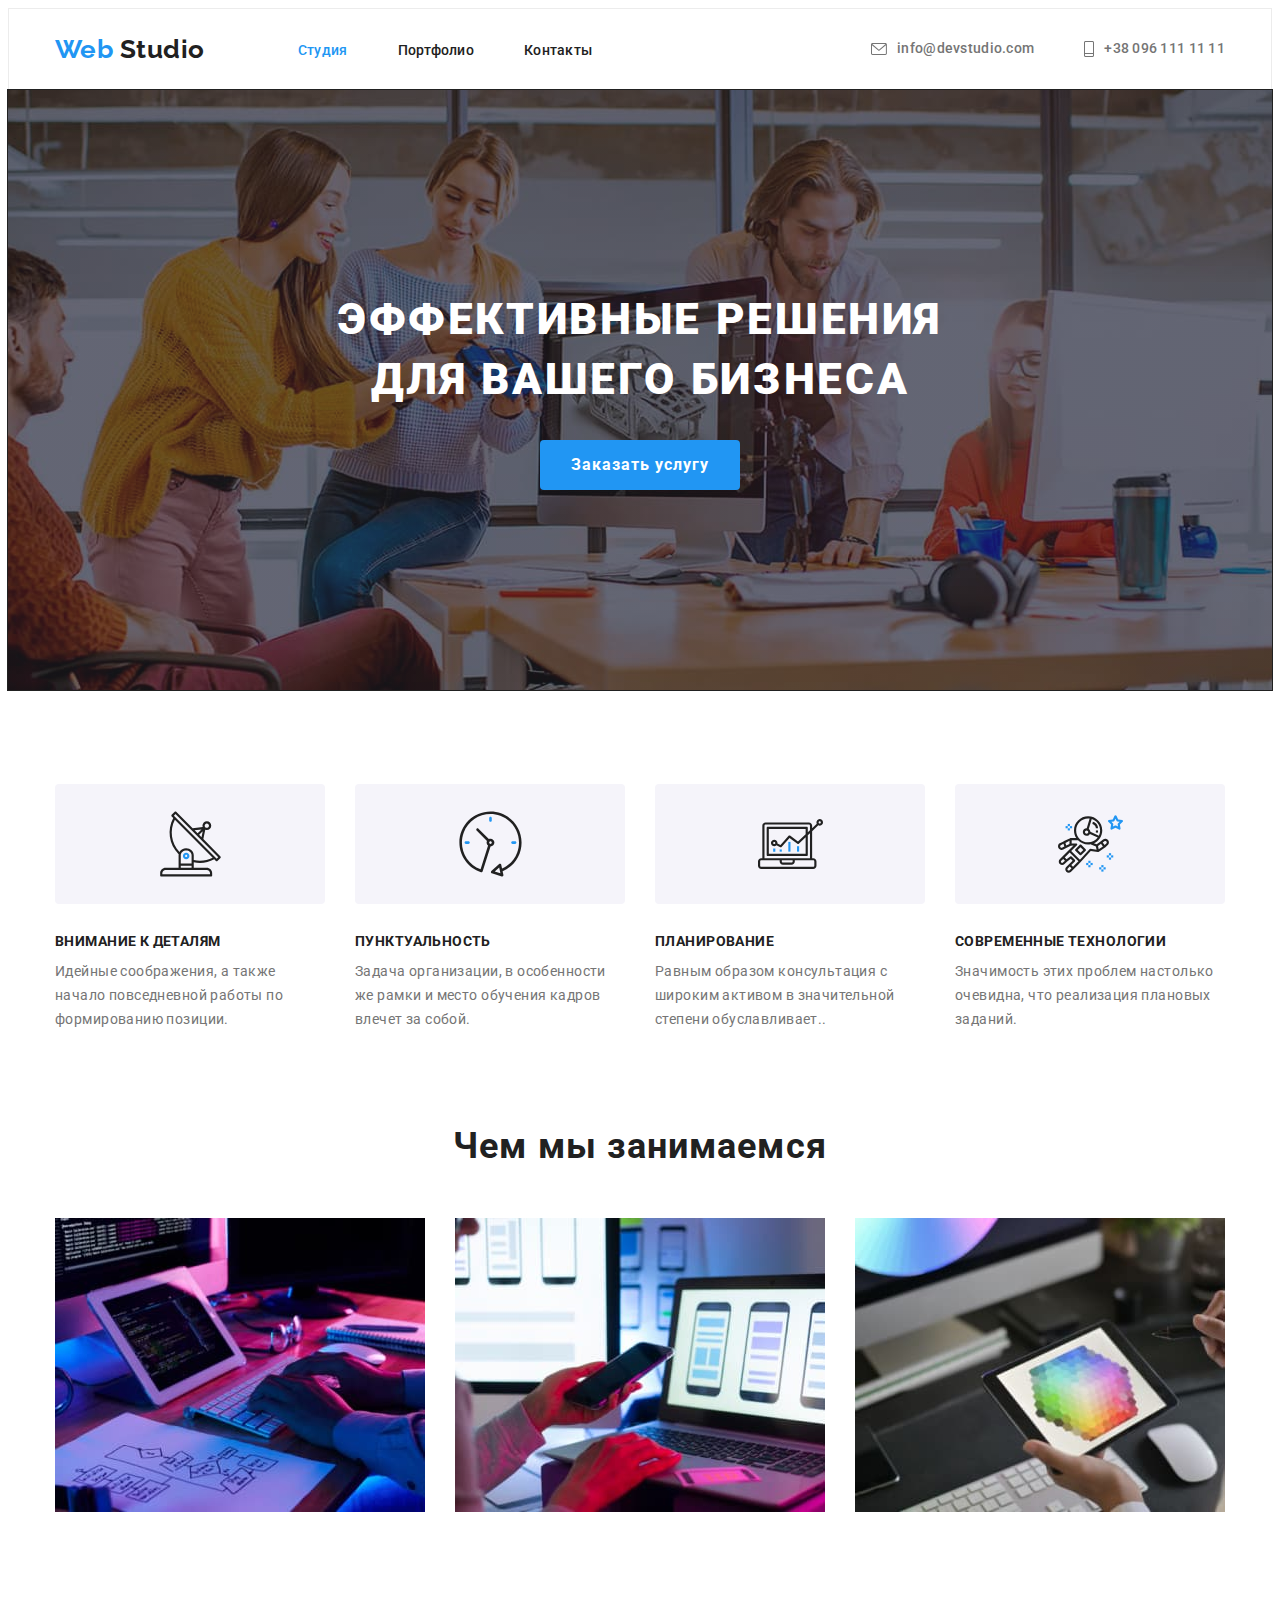
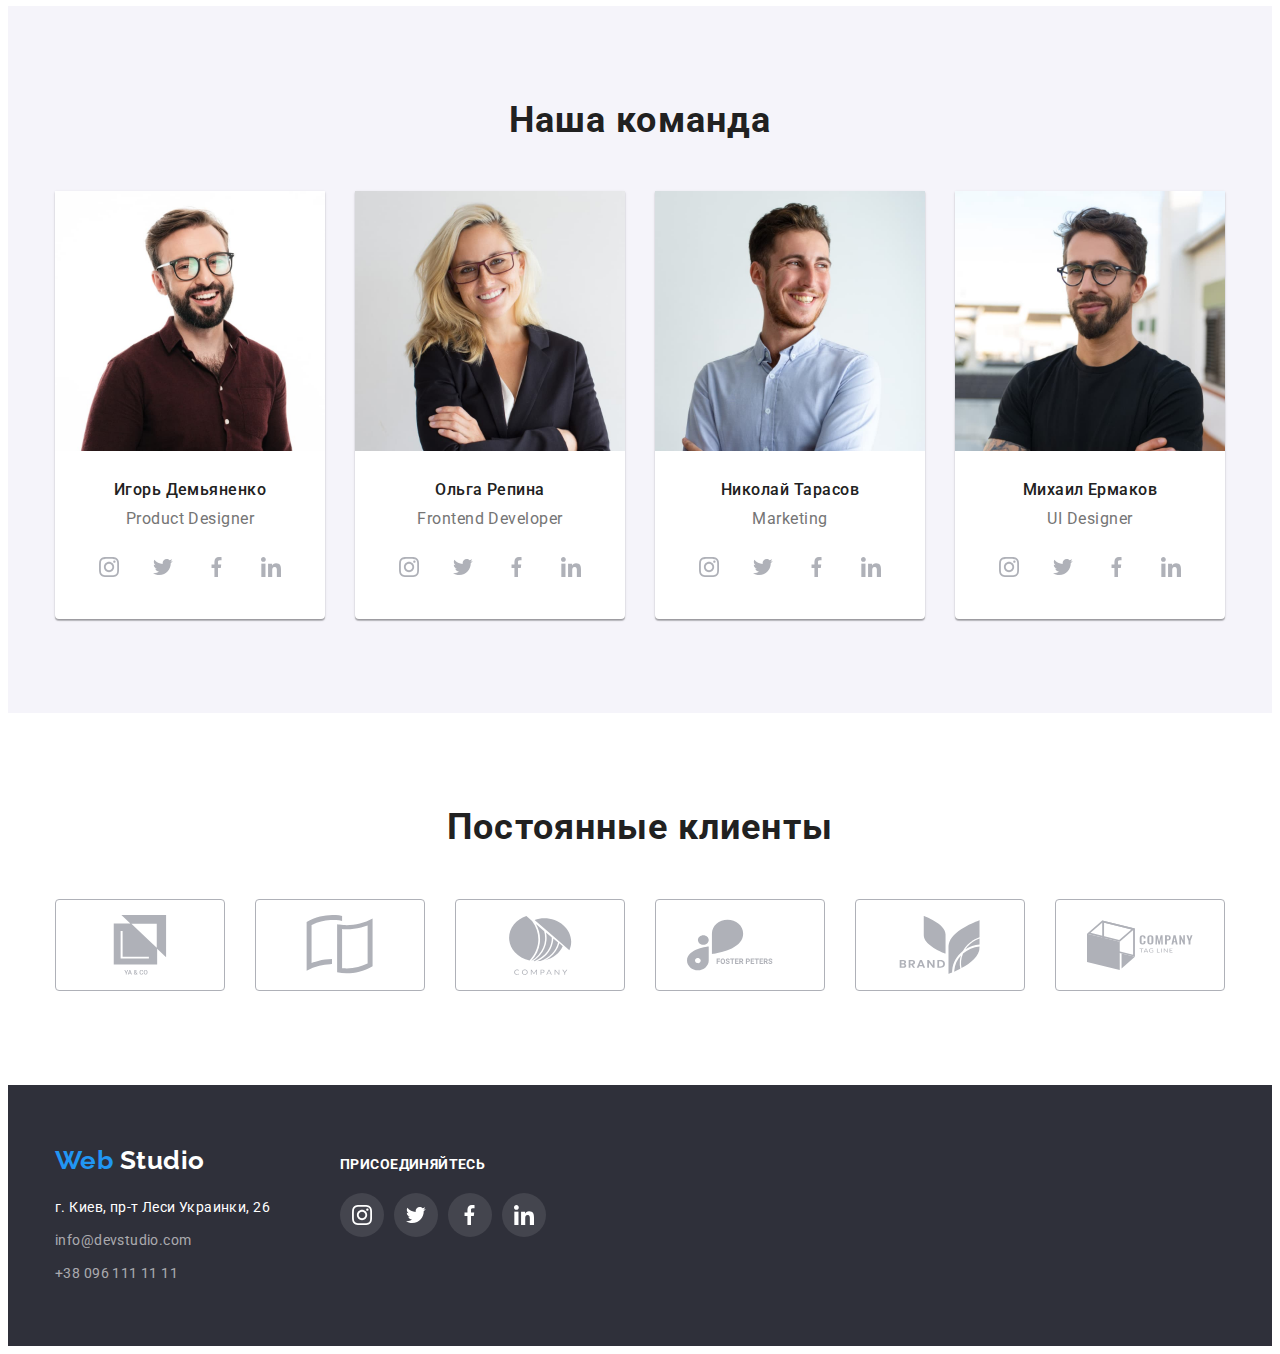
<file: index.html>
<!DOCTYPE html>
<html lang="ru">
	<head>
		<meta charset="UTF-8" />
		<meta http-equiv="X-UA-Compatible" content="IE=edge" />
		<meta name="viewport" content="width=device-width, initial-scale=1.0" />
		<title>Document</title>
		<link
			rel="stylesheet"
			href="https://cdnjs.cloudflare.com/ajax/libs/modern-normalize/1.1.0/modern-normalize.min.css"
			integrity="sha512-wpPYUAdjBVSE4KJnH1VR1HeZfpl1ub8YT/NKx4PuQ5NmX2tKuGu6U/JRp5y+Y8XG2tV+wKQpNHVUX03MfMFn9Q=="
			crossorigin="anonymous"
			referrerpolicy="no-referrer"
		/>
		<link rel="preconnect" href="https://fonts.googleapis.com" />
		<link rel="preconnect" href="https://fonts.gstatic.com" crossorigin />
		<link
			href="https://fonts.googleapis.com/css2?family=Raleway:wght@700&family=Roboto:wght@400;500;700;900&display=swap"
			rel="stylesheet"
		/>

		<link rel="stylesheet" href="./css/styles.css" />
	</head>
	<body>
		<!--Шапка-->
		<header class="header-box">
			<div class="container header-container">
				<nav class="nav-list">
					<a href="" class="logo-header link">
						Web
						<span class="logo-accent">Studio</span>
					</a>

					<ul class="text list">
						<li class="header-list">
							<a href="./index.html" class="link text-nav-one current">Cтудия</a>
						</li>
						<li class="header-list">
							<a href="./portfolio.html" class="link text-nav-one">Портфолио</a>
						</li>
						<li class="header-list">
							<a href="" class="link text-nav-one">Контакты</a>
						</li>
					</ul>
				</nav>

				<div class="contact-text">
					<ul class="text list">
						<li class="contact-list">
							<a href="mailto:info@devstudio.com" class="link text-mail">
								<svg class="icon-mail-one" width="16" height="12">
									<use href="./images/icons.svg#icon-mail"></use>
								</svg>
								info@devstudio.com
							</a>
						</li>
						<li class="contact-list">
							<a href="tel:+380961111111" class="link text-tel">
								<svg class="icon-tel-one" width="10" height="16">
									<use href="./images/icons.svg#icon-tel"></use>
								</svg>
								+38 096 111 11 11
							</a>
						</li>
					</ul>
				</div>
			</div>
		</header>

		<!--Основной заголовок-->
		<main>
			<section class="hero hero-img">
				<div class="container hero-container">
					<h1 class="hero-title">
						ЭФФЕКТИВНЫЕ PЕШЕНИЯ
						<br />
						ДЛЯ ВАШЕГО БИЗНЕСА
					</h1>
					<button type="submit" class="hero-btn">Заказать услугу</button>
				</div>
			</section>

			<!--Преимущества-->

			<section class="section-info">
				<div class="container container-info">
					<h2 class="visually-hidden">Future</h2>
					<ul class="list-info list">
						<li class="item">
							<div class="adventages-top">
								<svg class="" width="65" height="70">
									<use href="./images/icons.svg#icon-antenna"></use>
								</svg>
							</div>
							<h3 class="item-text">ВНИМАНИЕ К ДЕТАЛЯМ</h3>
							<p class="item-info">Идейные соображения, а также начало повседневной работы по формированию позиции.</p>
						</li>
						<li class="item">
							<div class="adventages-top">
								<svg class="" width="65" height="70"><use href="./images/icons.svg#icon-clock"></use></svg>
							</div>
							<h3 class="item-text">ПУНКТУАЛЬНОСТЬ</h3>
							<p class="item-info">
								Задача организации, в особенности же рамки и место обучения кадров влечет за собой.
							</p>
						</li>
						<li class="item">
							<div class="adventages-top">
								<svg class="" width="65" height="70"><use href="./images/icons.svg#icon-diagram"></use></svg>
							</div>
							<h3 class="item-text">ПЛАНИРОВАНИЕ</h3>
							<p class="item-info">
								Равным образом консультация с широким активом в значительной степени обуславливает..
							</p>
						</li>
						<li class="item">
							<div class="adventages-top">
								<svg class="" width="65" height="70"><use href="./images/icons.svg#icon-astronaut"></use></svg>
							</div>
							<h3 class="item-text">СОВРЕМЕННЫЕ ТЕХНОЛОГИИ</h3>
							<p class="item-info">Значимость этих проблем настолько очевидна, что реализация плановых заданий.</p>
						</li>
					</ul>
				</div>
			</section>

			<!--Виды услуг-->

			<section class="section-heading">
				<div class="container">
					<h2 class="title-hedding">Чем мы занимаемся</h2>
					<ul class="list section-list">
						<li class="img-list">
							<img class="img-item" src="./images/img1.jpg" alt="планшет с программой и клавиатура" width="370" />
						</li>
						<li class="img-list">
							<img class="img-item" src="./images/img2.jpg" alt="Ноутбук  и телефон в руке" width="370" />
						</li>
						<li class="img-list">
							<img class="img-item" src="./images/img3.jpg" alt="планшет в руке с написанной программой" width="370" />
						</li>
					</ul>
				</div>
			</section>

			<!--Наша команда-->
			<section class="section-team">
				<div class="container">
					<h2 class="title-team">Наша команда</h2>
					<ul class="team-item list">
						<li class="team-img">
							<img src="./images/img4.jpg" alt="Игорь Демьяненко" width="270" />
							<div class="item-text-box">
								<h3 class="team-caption">Игорь Демьяненко</h3>
								<p class="info-team" lang="en">Product Designer</p>
								<ul class="icon-list-section list">
									<li class="icon-list-team">
										<a href="" class="icon-list icon-list-icon">
											<svg class="team-svg" width="20" height="20">
												<use href="./images/icons.svg#icon-instagram"></use>
											</svg>
										</a>
									</li>
									<li class="icon-list-team">
										<a href="" class="icon-list">
											<svg class="team-svg" width="20" height="20">
												<use href="./images/icons.svg#icon-twitter"></use>
											</svg>
										</a>
									</li>
									<li class="icon-list-team">
										<a href="" class="icon-list">
											<svg class="team-svg" width="20" height="20">
												<use href="./images/icons.svg#icon-facebook"></use>
											</svg>
										</a>
									</li>
									<li class="icon-list-team">
										<a href="" class="icon-list">
											<svg class="team-svg" width="20" height="20">
												<use href="./images/icons.svg#icon-linkedin"></use>
											</svg>
										</a>
									</li>
								</ul>
							</div>
						</li>

						<li class="team-img">
							<img src="./images/img5.jpg" alt="Ольга Репина" width="270" />
							<div class="item-text-box">
								<h3 class="team-caption">Ольга Репина</h3>
								<p class="info-team" lang="en">Frontend Developer</p>
								<ul class="icon-list-section list">
									<li class="icon-list-team">
										<a href="" class="icon-list">
											<svg class="team-svg" width="20" height="20">
												<use href="./images/icons.svg#icon-instagram"></use>
											</svg>
										</a>
									</li>
									<li class="icon-list-team">
										<a href="" class="icon-list">
											<svg class="team-svg" width="20" height="20">
												<use href="./images/icons.svg#icon-twitter"></use>
											</svg>
										</a>
									</li>
									<li class="icon-list-team">
										<a href="" class="icon-list">
											<svg class="team-svg" width="20" height="20">
												<use href="./images/icons.svg#icon-facebook"></use>
											</svg>
										</a>
									</li>
									<li class="icon-list-team">
										<a href="" class="icon-list">
											<svg class="team-svg" width="20" height="20">
												<use href="./images/icons.svg#icon-linkedin"></use>
											</svg>
										</a>
									</li>
								</ul>
							</div>
						</li>

						<li class="team-img">
							<img src="./images/img6.jpg" alt="Николай Тарасов" width="270" />
							<div class="item-text-box">
								<h3 class="team-caption">Николай Тарасов</h3>
								<p class="info-team" lang="en">Marketing</p>
								<ul class="icon-list-section list">
									<li class="icon-list-team">
										<a href="" class="icon-list">
											<svg class="team-svg" width="20" height="20">
												<use href="./images/icons.svg#icon-instagram"></use>
											</svg>
										</a>
									</li>
									<li class="icon-list-team">
										<a href="" class="icon-list">
											<svg class="team-svg" width="20" height="20">
												<use href="./images/icons.svg#icon-twitter"></use>
											</svg>
										</a>
									</li>
									<li class="icon-list-team">
										<a href="" class="icon-list">
											<svg class="team-svg" width="20" height="20">
												<use href="./images/icons.svg#icon-facebook"></use>
											</svg>
										</a>
									</li>
									<li class="icon-list-team">
										<a href="" class="icon-list">
											<svg class="team-svg" width="20" height="20">
												<use href="./images/icons.svg#icon-linkedin"></use>
											</svg>
										</a>
									</li>
								</ul>
							</div>
						</li>

						<li class="team-img">
							<img src="./images/img7.jpg" alt="Михаил Ермаков" width="270" />
							<div class="item-text-box">
								<h3 class="team-caption">Михаил Ермаков</h3>
								<p class="info-team" lang="en">UI Designer</p>
								<ul class="icon-list-section list">
									<li class="icon-list-team">
										<a href="" class="icon-list">
											<svg class="team-svg" width="20" height="20">
												<use href="./images/icons.svg#icon-instagram"></use>
											</svg>
										</a>
									</li>
									<li class="icon-list-team">
										<a href="" class="icon-list">
											<svg class="team-svg" width="20" height="20">
												<use href="./images/icons.svg#icon-twitter"></use>
											</svg>
										</a>
									</li>
									<li class="icon-list-team">
										<a href="" class="icon-list">
											<svg class="team-svg" width="20" height="20">
												<use href="./images/icons.svg#icon-facebook"></use>
											</svg>
										</a>
									</li>
									<li class="icon-list-team">
										<a href="" class="icon-list">
											<svg class="team-svg" width="20" height="20">
												<use href="./images/icons.svg#icon-linkedin"></use>
											</svg>
										</a>
									</li>
								</ul>
							</div>
						</li>
					</ul>
				</div>
			</section>
		</main>

		<!--Наши клиенты-->
		<section class="section-clients">
			<div class="container container-clients">
				<h2 class="heading-clients">Постоянные клиенты</h2>

				<ul class="clients-list list">
					<li class="clients-list-text">
						<a href="" class="clients-icon">
							<svg class="svg-clients" width="106" height="60">
								<use href="./images/icons.svg#icon-yaco"></use>
							</svg>
						</a>
					</li>
					<li class="clients-list-text">
						<a href="" class="clients-icon">
							<svg class="svg-clients" width="106" height="60">
								<use href="./images/icons.svg#icon-tagline"></use>
							</svg>
						</a>
					</li>
					<li class="clients-list-text">
						<a href="" class="clients-icon">
							<svg class="svg-clients" width="106" height="60">
								<use href="./images/icons.svg#icon-company"></use>
							</svg>
						</a>
					</li>
					<li class="clients-list-text">
						<a href="" class="clients-icon clients-icon-logo">
							<svg class="svg-clients" width="106" height="60">
								<use href="./images/icons.svg#icon-foster"></use>
							</svg>
						</a>
					</li>
					<li class="clients-list-text">
						<a href="" class="clients-icon">
							<svg class="svg-clients" width="106" height="60">
								<use href="./images/icons.svg#icon-brand"></use>
							</svg>
						</a>
					</li>
					<li class="clients-list-text">
						<a href="" class="clients-icon">
							<svg class="svg-clients" width="106" height="60">
								<use href="./images/icons.svg#icon-taglinecompany"></use>
							</svg>
						</a>
					</li>
				</ul>
			</div>
		</section>

		<!--Футер-->

		<footer class="footer-list">
			<div class="container footer-flex">
				<div class="footer-container">
					<a href="" class="logo-footer link">
						Web
						<span class="logo-back">Studio</span>
					</a>
					<address class="footer-info-item">
						<ul class="footer-info list">
							<li class="list-address"><a href="" class="address-footer link">г. Киев, пр-т Леси Украинки, 26</a></li>
							<li class="list-mail"><a href="" class="mail-footer link">info@devstudio.com</a></li>
							<li class="list-tel"><a href="tel:+380961111111" class="tel-footer link">+38 096 111 11 11</a></li>
						</ul>
					</address>
				</div>
				<div class="icon-footer">
					<p class="heading-footer">Присоединяйтесь</p>
					<ul class="footer-icon-list list">
						<li class="footer-icon-item">
							<a class="footer-icon-bg" href="">
								<svg class="footer-svg" width="20" height="20">
									<use href="./images/icons.svg#icon-instagram"></use>
								</svg>
							</a>
						</li>
						<li class="footer-icon-item">
							<a class="footer-icon-bg footer-svg-icon" href="">
								<svg class="footer-svg" width="20" height="20">
									<use href="./images/icons.svg#icon-twitter"></use>
								</svg>
							</a>
						</li>
						<li class="footer-icon-item">
							<a class="footer-icon-bg" href="">
								<svg class="footer-svg" width="20" height="20">
									<use href="./images/icons.svg#icon-facebook"></use>
								</svg>
							</a>
						</li>
						<li class="footer-icon-item">
							<a class="footer-icon-bg" href="">
								<svg class="footer-svg" width="20" height="20">
									<use href="./images/icons.svg#icon-linkedin"></use>
								</svg>
							</a>
						</li>
					</ul>
				</div>
			</div>
		</footer>
	</body>
</html>
</file>
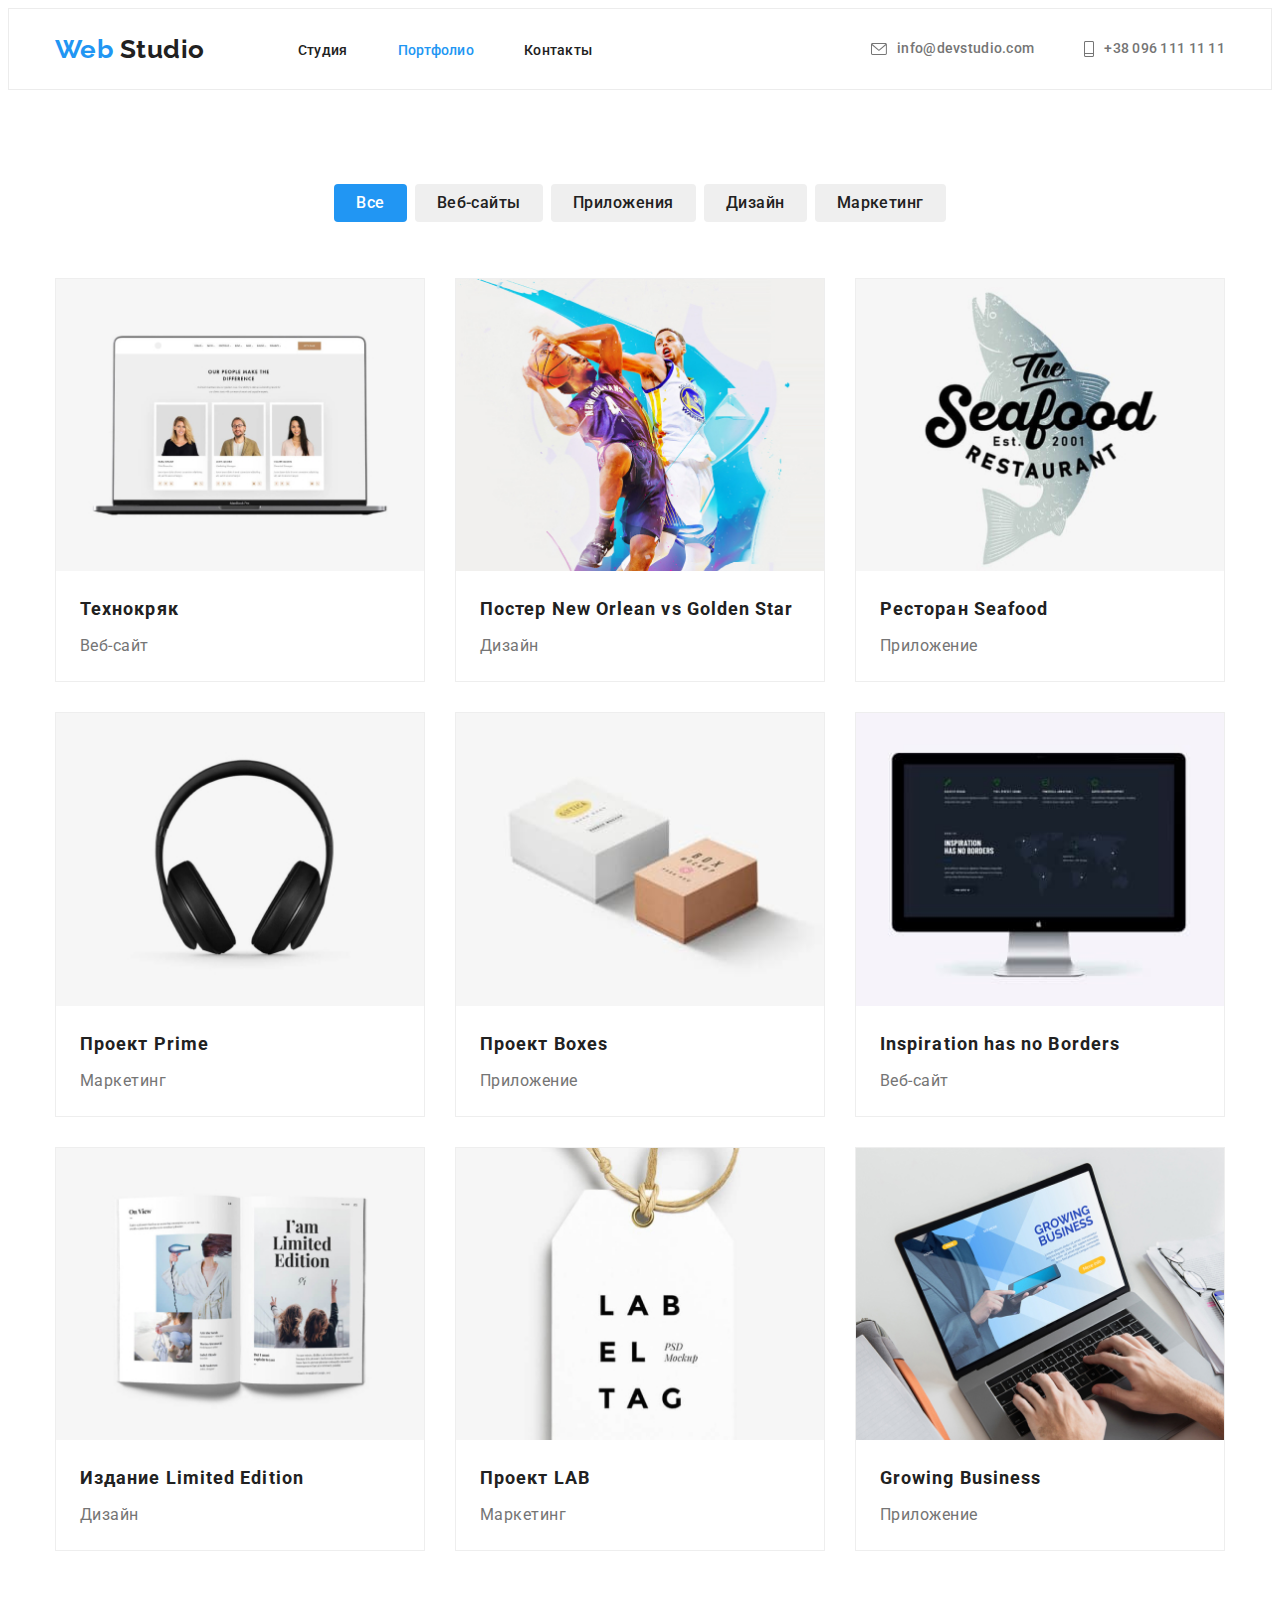
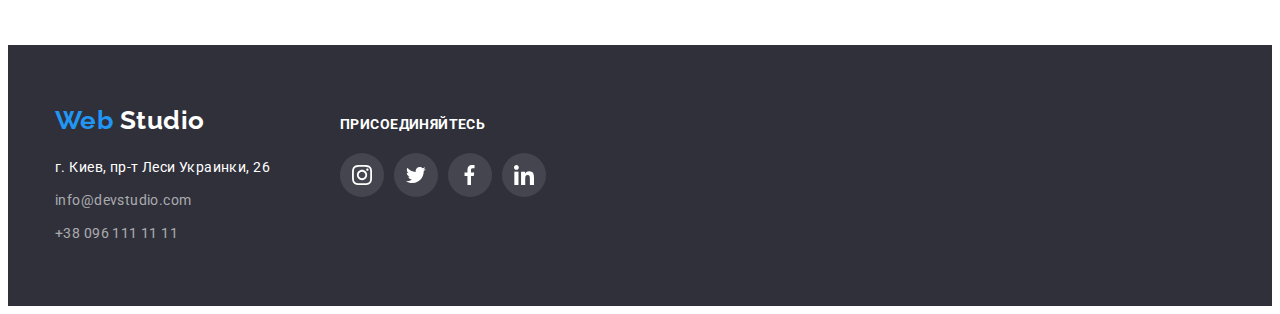
<file: portfolio.html>
<!DOCTYPE html>
<html lang="ru">
	<head>
		<meta charset="UTF-8" />
		<meta http-equiv="X-UA-Compatible" content="IE=edge" />
		<meta name="viewport" content="width=device-width, initial-scale=1.0" />
		<title>Document</title>
		<link
			rel="stylesheet"
			href="https://cdnjs.cloudflare.com/ajax/libs/modern-normalize/1.1.0/modern-normalize.min.css"
			integrity="sha512-wpPYUAdjBVSE4KJnH1VR1HeZfpl1ub8YT/NKx4PuQ5NmX2tKuGu6U/JRp5y+Y8XG2tV+wKQpNHVUX03MfMFn9Q=="
			crossorigin="anonymous"
			referrerpolicy="no-referrer"
		/>
		<link rel="preconnect" href="https://fonts.googleapis.com" />
		<link rel="preconnect" href="https://fonts.gstatic.com" crossorigin />
		<link
			href="https://fonts.googleapis.com/css2?family=Raleway:wght@700&family=Roboto:wght@400;500;700;900&display=swap"
			rel="stylesheet"
		/>
		<link rel="stylesheet" href="./css/styles.css" />
	</head>
	<!--Шапка-->
	<body>
		<header class="header-box">
			<div class="container header-container">
				<nav class="nav-list">
					<a href="" class="logo-header link">
						Web
						<span class="logo-accent">Studio</span>
					</a>

					<ul class="text list">
						<li class="header-list">
							<a href="./index.html" class="link text-nav-one">Cтудия</a>
						</li>
						<li class="header-list">
							<a href="./portfolio.html" class="link text-nav-one current">Портфолио</a>
						</li>
						<li class="header-list">
							<a href="" class="link text-nav-one">Контакты</a>
						</li>
					</ul>
				</nav>
				<div class="contact-text">
					<ul class="text list">
						<li class="contact-list">
							<a href="mailto:info@devstudio.com" class="link text-mail">
								<svg class="icon-mail-one" width="16" height="12">
									<use href="./images/icons.svg#icon-mail"></use>
								</svg>
								info@devstudio.com
							</a>
						</li>
						<li class="contact-list">
							<a href="tel:+380961111111" class="link text-tel">
								<svg class="icon-tel-one" width="10" height="16">
									<use href="./images/icons.svg#icon-tel"></use>
								</svg>
								+38 096 111 11 11
							</a>
						</li>
					</ul>
				</div>
			</div>
		</header>

		<!--Навигация Порфолио-->
		<main>
			<section class="item-btn">
				<div class="container container-item-title">
					<h1 class="visually-hidden">Виды работ</h1>
					<ul class="btn-all list">
						<li class="portfolio-btn"><button type="submit" class="list-button list-button-current">Все</button></li>
						<li class="portfolio-btn"><button type="submit" class="list-button">Веб-сайты</button></li>
						<li class="portfolio-btn"><button type="submit" class="list-button">Приложения</button></li>
						<li class="portfolio-btn"><button type="submit" class="list-button">Дизайн</button></li>
						<li class="portfolio-btn"><button type="submit" class="list-button">Маркетинг</button></li>
					</ul>

					<!--Работы-->

					<ul class="list portfolio-img">
						<li class="portfolio-list">
							<a class="portfolio-list-link link" href="">
								<img src="./images/imgtechnocryk.jpg" alt="ноутбук и в нем открыто фото" width="370" />
								<div class="portfolio-text-box">
									<h2 class="portfolio-title">Технокряк</h2>
									<p class="portfolio-item">Веб-сайт</p>
								</div>
							</a>
						</li>

						<li class="portfolio-list">
							<a class="portfolio-list-link link" href="">
								<img src="./images/imgposters.jpg" alt="Два баскетболиста с мячом" width="370" />
								<div class="portfolio-text-box">
									<h2 class="portfolio-title">
										Постер
										<span lang="en">New Orlean vs Golden Star</span>
									</h2>
									<p class="portfolio-item">Дизайн</p>
								</div>
							</a>
						</li>

						<li class="portfolio-list">
							<a class="portfolio-list-link link" href="">
								<img src="./images/imgrestaurants.jpg" alt="Название и фото рыбы" width="370" />
								<div class="portfolio-text-box">
									<h2 class="portfolio-title">
										Ресторан
										<span lang="en">Seafood</span>
									</h2>
									<p class="portfolio-item">Приложение</p>
								</div>
							</a>
						</li>

						<li class="portfolio-list">
							<a class="portfolio-list-link link" href="">
								<img src="./images/img44.jpg" alt="Наушники" width="370" />
								<div class="portfolio-text-box">
									<h2 class="portfolio-title">
										Проект
										<span lang="en">Prime</span>
									</h2>
									<p class="portfolio-item">Маркетинг</p>
								</div>
							</a>
						</li>

						<li class="portfolio-list">
							<a class="portfolio-list-link link" href="">
								<img src="./images/imgoboxes.jpg" alt="Две коробки" width="370" />
								<div class="portfolio-text-box">
									<h2 class="portfolio-title">
										Проект
										<span lang="en">Boxes</span>
									</h2>
									<p class="portfolio-item">Приложение</p>
								</div>
							</a>
						</li>

						<li class="portfolio-list">
							<a class="portfolio-list-link link" href="">
								<img src="./images/imgInspiration.jpg" alt="Компьютер и в нем открыта программа" width="370" />

								<div class="portfolio-text-box">
									<h2 class="portfolio-title" lang="en">Inspiration has no Borders</h2>
									<p class="portfolio-item">Веб-сайт</p>
								</div>
							</a>
						</li>

						<li class="portfolio-list">
							<a class="portfolio-list-link link" href="">
								<img src="./images/imgedition.jpg" alt="Развернутый журнал" width="370" />
								<div class="portfolio-text-box">
									<h2 class="portfolio-title">
										Издание
										<span lang="en">Limited Edition</span>
									</h2>
									<p class="portfolio-item">Дизайн</p>
								</div>
							</a>
						</li>

						<li class="portfolio-list">
							<a class="portfolio-list-link link" href="">
								<img src="./images/imglab.jpg" alt="Бирка с надписью>" width="370" />
								<div class="portfolio-text-box">
									<h2 class="portfolio-title">
										Проект
										<span lang="en">LAB</span>
									</h2>
									<p class="portfolio-item">Маркетинг</p>
								</div>
							</a>
						</li>
						<li class="portfolio-list">
							<a class="portfolio-list-link link" href="">
								<img src="./images/imggroving.jpg" alt="Коммпьютер с отрытым приложением>" width="370" />
								<div class="portfolio-text-box">
									<h2 class="portfolio-title" lang="en">Growing Business</h2>
									<p class="portfolio-item">Приложение</p>
								</div>
							</a>
						</li>
					</ul>
				</div>
			</section>
		</main>

		<!--Футер-->

		<footer class="footer-list">
			<div class="container footer-flex">
				<div class="footer-container">
					<a href="" class="logo-footer link">
						Web
						<span class="logo-back">Studio</span>
					</a>
					<address class="footer-info-item">
						<ul class="footer-info list">
							<li class="list-address"><a href="" class="address-footer link">г. Киев, пр-т Леси Украинки, 26</a></li>
							<li class="list-mail"><a href="" class="mail-footer link">info@devstudio.com</a></li>
							<li class="list-tel"><a href="tel:+380961111111" class="tel-footer link">+38 096 111 11 11</a></li>
						</ul>
					</address>
				</div>
				<div class="icon-footer">
					<h3 class="heading-footer">Присоединяйтесь</h3>
					<ul class="footer-icon-list list">
						<li class="footer-icon-item">
							<a class="footer-icon-bg" href="">
								<svg class="footer-svg" width="20" height="20">
									<use href="./images/icons.svg#icon-instagram"></use>
								</svg>
							</a>
						</li>
						<li class="footer-icon-item">
							<a class="footer-icon-bg footer-svg-icon" href="">
								<svg class="footer-svg" width="20" height="20">
									<use href="./images/icons.svg#icon-twitter"></use>
								</svg>
							</a>
						</li>
						<li class="footer-icon-item">
							<a class="footer-icon-bg" href="">
								<svg class="footer-svg" width="20" height="20">
									<use href="./images/icons.svg#icon-facebook"></use>
								</svg>
							</a>
						</li>
						<li class="footer-icon-item">
							<a class="footer-icon-bg" href="">
								<svg class="footer-svg" width="20" height="20">
									<use href="./images/icons.svg#icon-linkedin"></use>
								</svg>
							</a>
						</li>
					</ul>
				</div>
			</div>
		</footer>
	</body>
</html>
</file>
<file: css/styles.css>
:root {
	--accent-color: #2196f3;
	--accent-btn-color: #188ce8;
	--background-color: #ffffff;
	--text-color-main: #212121;
	--text-color-secondary: #757575;
	--footer-text-color: #2f303a;
	--svg-color: #afb1b8;
}

*,
::after,
::before {
	box-sizing: border-box;
}

p,
h1,
h2,
h3,
h4,
h5,
h6 {
	margin: 0;
}

ul {
	margin: 0;
	padding: 0;
}

img {
	display: block;
	max-width: 100%;
	height: auto;
}

.container {
	width: 1200px;
	padding-left: 15px;
	padding-right: 15px;
	margin: 0 auto;
}

body {
	font-family: Roboto, sans-serif;
	letter-spacing: 0.03em;
	color: var(--text-color-main);
	background-color: var(--background-color);
}

/* All site */

.link {
	text-decoration: none;
}

.list {
	list-style: none;
}

/* Site nav */

.text {
	display: flex;
	align-items: center;
}
.header-list {
	margin-right: 50px;
}
.header-list :last-child {
	margin-right: 0;
}

.nav-list {
	display: flex;
	align-items: center;
}

.header-container {
	display: flex;
	align-items: center;
	justify-content: space-between;
}

.header-box {
	border: 1px solid #ececec;
}

.logo-header {
	font-family: Raleway;
	font-weight: 700;
	font-size: 26px;
	line-height: 1.19;
	color: var(--accent-color);

	margin-right: 93px;
	padding-top: 24px;
	padding-bottom: 23px;
}

.logo-accent {
	color: var(--text-color-main);
	padding: 24px 0;
}

.logo-accent:hover,
.logo-accent:focus {
	color: var(--accent-color);
}

.text-nav-one {
	font-size: 14px;
	font-weight: 500;
	line-height: 1.14;
	letter-spacing: 0.02em;
	color: var(--text-color-main);

	padding: 32px 0;
}

.text-nav-one:hover,
.text-nav-one:focus {
	color: var(--accent-color);
}

.text-nav-one.current {
	color: var(--accent-color);
}
.contact-list:not(:last-child) {
	margin-right: 50px;
}

/* .text :last-child {
  margin-right: 0;
} */

/* Контакты */

.text-mail {
	padding: 32px 0;

	font-size: 14px;
	font-weight: 500;
	line-height: 1.14;
	letter-spacing: 0.02em;
	color: var(--text-color-secondary);

	display: flex;
	align-items: center;
}
.icon-tel-one {
	margin-right: 10px;
}

.text-mail:hover,
.text-mail:focus {
	color: var(--accent-color);
}
.icon-mail-one:hover,
.icon-mail-one:focus {
	color: var(--accent-color);
}
.icon-mail-one {
	fill: currentColor;
}

.icon-mail-one {
	margin-right: 10px;
}

.text-tel {
	padding: 32px 0;
	font-size: 14px;
	font-weight: 500;
	line-height: 1.14;
	letter-spacing: 0.02em;
	color: var(--text-color-secondary);

	display: flex;
	align-items: center;
}

.text-tel:hover,
.text-tel:focus {
	color: var(--accent-color);
}
.icon-tel-one {
	fill: currentColor;
}

.contact-text-list {
	font-size: 14px;
	font-weight: 500;
	line-height: 1.14;
	letter-spacing: 0.02em;
	color: var(--text-color-secondary);
}

.contact-text-list:hover,
.contact-text-list:focus {
	color: var(--accent-color);
}

/* main hero */
.hero-img {
	max-width: 1600px;
	height: 600px;
	margin-left: auto;
	margin-right: auto;
	background-image: linear-gradient(rgba(47, 48, 58, 0.4), rgba(47, 48, 58, 0.4)), url(../images/imghero.jpg);

	background-repeat: no-repeat;
	background-position: center;
	background-size: cover;
	outline: 1px solid var(--text-color-main);
}

.hero-btn {
	cursor: pointer;
}

.hero {
	padding-top: 200px;
	padding-bottom: 200px;
}

.hero {
	background-color: #2f303a;
}

.hero-title {
	margin-bottom: 30px;
	font-weight: 900;
	font-size: 44px;
	line-height: 1.36;
	letter-spacing: 0.06em;
	text-transform: uppercase;
	color: var(--background-color);

	text-align: center;
}

.hero-btn {
	font-family: Roboto, sans-serif;
	font-weight: 700;
	font-size: 16px;
	line-height: 1.87;
	letter-spacing: 0.06em;
	color: var(--background-color);
	background-color: var(--accent-color);

	border: none;
	border-radius: 4px;

	width: 200px;
	height: 50px;
	display: block;
	margin-right: auto;
	margin-left: auto;
}

.hero-btn:hover,
.hero-btn:focus {
	background-color: var(--accent-btn-color);
}

/* Преимущества */

.visually-hidden {
	display: none;
}
.section-info {
	padding-top: 94px;
	padding-bottom: 94px;
}

.adventages-top {
	width: 270px;
	height: 120px;
	background: #f5f4fa;
	border-radius: 4px;
	margin-bottom: 30px;

	display: flex;
	align-items: center;
	justify-content: center;
}

.item-info {
	width: 270px;
}
.list-info {
	display: flex;
}
.title-hedding {
	text-align: center;
}

.item:not(:last-child) {
	margin-right: 30px;
}

.item-text {
	margin-bottom: 10px;
}

.item-text {
	font-weight: 700;
	font-size: 14px;
	line-height: 1.14;
	letter-spacing: 0.03em;
	text-transform: uppercase;
	color: var(--text-color-main);
}

.item-info {
	font-size: 14px;
	line-height: 1.71;
	letter-spacing: 0.03em;
	color: var(--text-color-secondary);
}

/* Виды услуг */

.section-heading {
	padding-bottom: 94px;
}
.section-list :not(:last-child) {
	margin-right: 30px;
}

.section-list {
	display: flex;
}
.title-hedding {
	margin-bottom: 50px;
}

.title-hedding {
	font-weight: 700;
	font-size: 36px;
	line-height: 1.16;
	letter-spacing: 0.03em;
	color: var(--text-color-main);
}

/* Team */
.section-team {
	padding-top: 94px;
	padding-bottom: 94px;
}

.team-item:not(:last-child) {
	margin-right: 30px;
}
.team-item {
	display: flex;
}

.title-team {
	text-align: center;
	margin-bottom: 50px;
}

.team-img:not(:last-child) {
	margin-right: 30px;
}
.team-img {
	width: 270px;

	background: #ffffff;
	box-shadow: 0px 1px 3px rgba(0, 0, 0, 0.12), 0px 1px 1px rgba(0, 0, 0, 0.14), 0px 2px 1px rgba(0, 0, 0, 0.2);
	border-radius: 0px 0px 4px 4px;
}

.icon-list-section {
	display: flex;
	align-items: center;
	justify-content: center;
}
.icon-list-team {
	width: 44px;
	height: 44px;
}
.icon-list-team:not(:last-child) {
	margin-right: 10px;
}

.icon-list {
	width: 100%;
	height: 100%;
	border-radius: 50%;
	display: flex;
	align-items: center;
	justify-content: center;
	background-color: var(--background-color);
	color: var(--svg-color);
}

.icon-list:hover,
.icon-list:focus {
	background-color: var(--accent-color);
	color: var(--background-color);
}

.team-svg {
	fill: currentColor;
}

.section-team {
	background-color: #f5f4fa;
}

.item-text-box {
	padding: 30px 32px;
}

.title-team {
	font-weight: 700;
	font-size: 36px;
	line-height: 1.16;
	letter-spacing: 0.03em;
	color: var(--text-color-main);
}

.team-caption {
	font-weight: 500;
	font-size: 16px;
	line-height: 1.18;
	letter-spacing: 0.03em;
	color: var(--text-color-main);
	margin-bottom: 10px;
	text-align: center;
}

.info-team {
	font-size: 16px;
	line-height: 1.18;
	letter-spacing: 0.03em;
	color: var(--text-color-secondary);
	text-align: center;
	margin-bottom: 16px;
}

/* Наши клиенты */

.section-clients {
	padding-top: 94px;
	padding-bottom: 94px;
}
.heading-clients {
	font-weight: 700;
	font-size: 36px;
	line-height: 1.16;
	letter-spacing: 0.03em;
	color: var(--text-color-main);
}

.title-hedding {
	margin-bottom: 50px;
}
.heading-clients {
	text-align: center;
}

.clients-list {
	display: flex;
	align-items: center;
	justify-content: space-between;
}

.clients-list {
	margin-top: 50px;
}
.clients-icon {
	display: flex;
	align-items: center;
	justify-content: center;
	width: 170px;
	height: 92px;
	border: 1px solid #afb1b8;
	border-radius: 4px;
	color: var(--svg-color);
}
.clients-icon:hover,
.clients-icon:focus {
	color: var(--accent-color);
	border-color: var(--accent-color);
}
.svg-clients {
	fill: currentColor;
}

/* Футер */
.footer-list {
	padding-top: 60px;
	padding-bottom: 60px;
	background-color: #2f303a;
}

.footer-flex {
	display: flex;

	align-items: baseline;
}

.logo-footer {
	display: block;
	font-family: Raleway;
	font-weight: 700;
	font-size: 26px;
	line-height: 1.19;
	color: var(--accent-color);

	margin-bottom: 20px;
}

.logo-accent {
	color: var(--text-color-main);
}

.footer-info {
	font-style: normal;
}

.logo-accent:hover,
.logo-accent:focus {
	color: var(--accent-color);
}

.list-address {
	display: block;
	margin-bottom: 9px;
}

.list-mail {
	display: block;
	margin-bottom: 9px;
}

.address-footer {
	font-size: 14px;
	line-height: 1.71;
	letter-spacing: 0.03em;
	color: var(--background-color);
}

.address-footer {
	color: var(--background-color);
}

.address-footer:hover,
.address-footer:focus {
	color: var(--accent-color);
}

.mail-footer {
	font-size: 14px;
	line-height: 1.71;
	letter-spacing: 0.03em;
	color: rgba(255, 255, 255, 0.6);
}

.mail-footer:hover,
.mail-footer:focus {
	color: var(--accent-color);
}

.tel-footer {
	font-size: 14px;
	line-height: 1.71;
	letter-spacing: 0.03em;
	color: rgba(255, 255, 255, 0.6);
}

.tel-footer {
	color: rgba(255, 255, 255, 0.6);
}

.tel-footer:hover,
.tel-footer:focus {
	color: var(--accent-color);
}

.icon-footer {
	margin-left: 70px;
}
.heading-footer {
	font-weight: 700;
	font-size: 14px;
	line-height: 1.14;
	letter-spacing: 0.03em;
	color: var(--background-color);
	text-transform: uppercase;
	margin-bottom: 20px;
}

.footer-icon-list {
	display: flex;
	align-items: center;
	justify-content: space-between;
}

.footer-icon-bg {
	width: 44px;
	height: 44px;
	border-radius: 50%;

	display: flex;
	align-items: center;
	justify-content: center;

	background: rgba(255, 255, 255, 0.1);
}

.footer-icon-bg:hover,
.footer-icon-bg:focus {
	background-color: var(--accent-color);
}

.footer-icon-item {
	display: flex;
	margin-right: 10px;
}

.footer-svg {
	fill: var(--background-color);
}

/* Страница 2 */

.logo-accent {
	color: var(--text-color-main);
}

.logo-accent:hover,
.logo-accent:focus {
	color: var(--accent-color);
}

.text-nav-tree:hover,
.text-nav-tree:focus {
	color: var(--accent-color);
}

/* Кнопки */

.list-button {
	cursor: pointer;
	padding: 6px 22px;
}
.item-btn {
	padding-top: 94px;
	padding-bottom: 94px;
}

.btn-all {
	margin-bottom: 50px;
	display: flex;
	align-items: center;
	justify-content: center;
}
.portfolio-btn {
	margin-right: 8px;
}
.portfolio-btn:last-child {
	margin-right: 0;
}
.list-button:hover,
.list-button:focus {
	box-shadow: 0px 1px 1px rgba(0, 0, 0, 0.12), 0px 4px 4px rgba(0, 0, 0, 0.06), 1px 4px 6px rgba(0, 0, 0, 0.16);
}

.list-button {
	font-family: Roboto, sans-serif;
	font-weight: 500;
	font-size: 16px;
	line-height: 1.63;
	letter-spacing: 0.03em;
	color: var(--text-color-main);

	border: none;
	border-radius: 4px;
}

.list-button-current {
	color: var(--background-color);
	background-color: var(--accent-color);
}

.item-btn .list-button:hover,
.list-button:focus {
	color: var(--background-color);
	background-color: var(--accent-color);
}

/* Работы */

.container-item-title {
	margin-left: 0;
	margin-right: 0;

	width: 1200px;
	padding-left: 15px;
	padding-right: 15px;
	margin-left: auto;
	margin-right: auto;
}
.btn-all {
	margin-bottom: 56px;
}

.portfolio-text-box {
	padding: 20px 24px;
}

.portfolio-img {
	display: flex;
	flex-wrap: wrap;
	margin: -15px;
}
.portfolio-list {
	margin: 15px;
	width: calc(100% / 3 - 30px);
	background: #ffffff;
	border: 1px solid #eeeeee;
	box-sizing: border-box;
}

.portfolio-list-link {
	display: block;
}

.portfolio-list-link:hover,
.portfolio-list-link:focus {
	background: #ffffff;
	border: 1px solid #eeeeee;
	box-sizing: border-box;
	box-shadow: 0px 1px 1px rgba(0, 0, 0, 0.12), 0px 4px 4px rgba(0, 0, 0, 0.06), 1px 4px 6px rgba(0, 0, 0, 0.16);
}

.portfolio-title {
	font-weight: 700;
	font-size: 18px;
	line-height: 2;
	letter-spacing: 0.06em;
	color: var(--text-color-main);
}

.portfolio-item {
	font-size: 16px;
	line-height: 1.87;
	letter-spacing: 0.03em;
	color: var(--text-color-secondary);
}
.portfolio-item {
	margin-top: 4px;
}
.logo {
	font-family: Raleway;
	font-weight: 700;
	font-size: 26px;
	line-height: 1.19;
	color: var(--accent-color);
}

.logo-back {
	color: var(--background-color);
}

.logo-accent:hover,
.logo-accent:focus {
	color: var(--accent-color);
}

.address-footer {
	font-size: 14px;
	line-height: 1.71;
	letter-spacing: 0.03em;
	color: var(--background-color);
}

.address-footer:hover,
.address-footer:focus {
	color: var(--accent-color);
}

.mail-footer {
	font-size: 14px;
	line-height: 1.71;
	letter-spacing: 0.03em;
	color: rgba(255, 255, 255, 0.6);
}

.mail-footer:hover,
.mail-footer:focus {
	color: var(--accent-color);
}

.tel-footer {
	font-size: 14px;
	line-height: 1.71;
	letter-spacing: 0.03em;
	color: rgba(255, 255, 255, 0.6);
}

.tel-footer:hover,
.tel-footer:focus {
	color: var(--accent-color);
}
</file>
